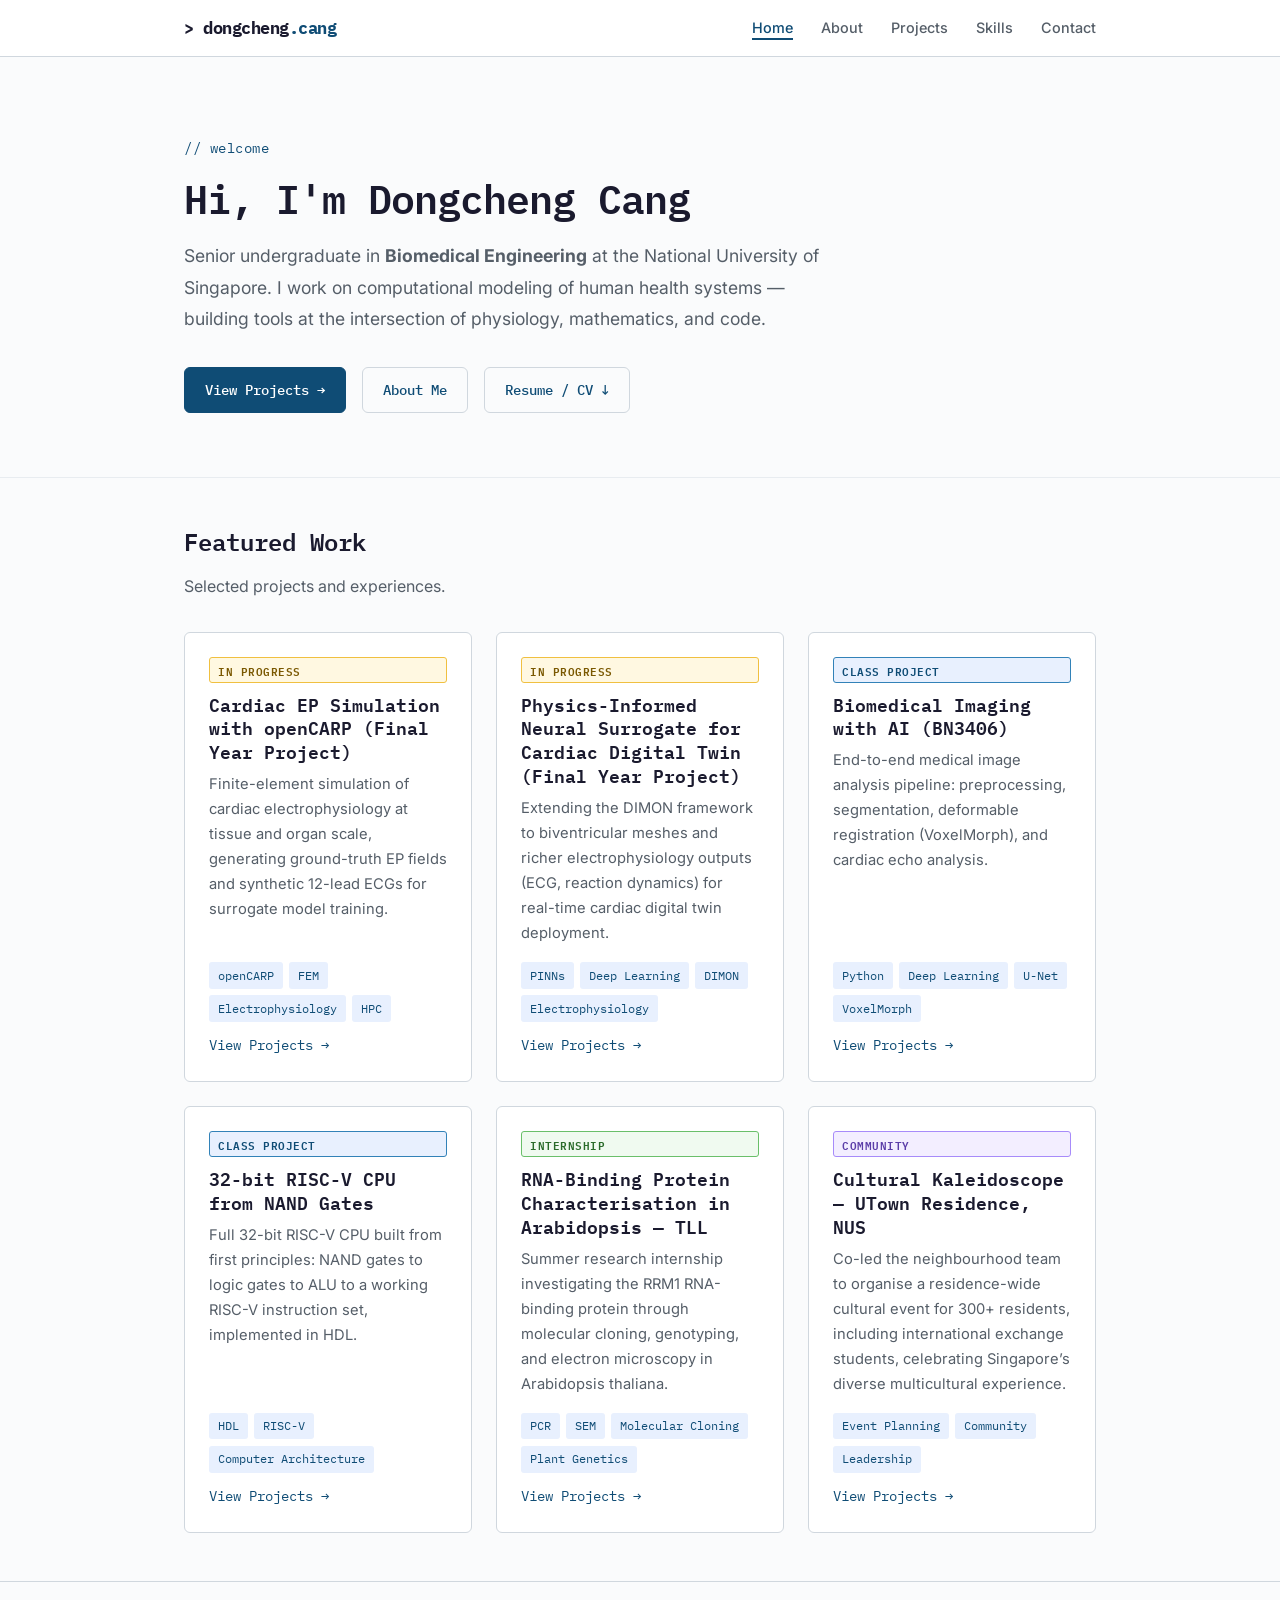
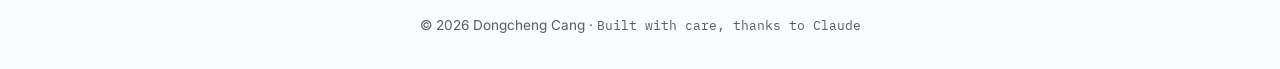
<file: index.html>
<!DOCTYPE html>
<html lang="en">
<head>
  <meta charset="UTF-8">
  <meta name="viewport" content="width=device-width, initial-scale=1.0">
  <title>Dongcheng Cang</title>
  <link rel="preconnect" href="https://fonts.googleapis.com">
  <link rel="preconnect" href="https://fonts.gstatic.com" crossorigin>
  <link href="https://fonts.googleapis.com/css2?family=IBM+Plex+Mono:wght@400;500;600;700&family=Inter:wght@400;500;600&display=swap" rel="stylesheet">
  <link rel="stylesheet" href="css/style.css">
</head>
<body>

  <!-- Navigation -->
  <nav class="site-nav">
    <div class="container">
      <a href="index.html" class="logo">&gt; dongcheng<span>.cang</span></a>
      <button class="nav-toggle" aria-label="Toggle navigation" onclick="document.querySelector('.nav-links').classList.toggle('open')">&#9776;</button>
      <ul class="nav-links">
        <li><a href="index.html" class="active">Home</a></li>
        <li><a href="about.html">About</a></li>
        <li><a href="projects.html">Projects</a></li>
        <li><a href="skills.html">Skills</a></li>
        <li><a href="contact.html">Contact</a></li>
      </ul>
    </div>
  </nav>

  <!-- Hero -->
  <section class="hero">
    <div class="container">
      <div class="hero-content">
        <div class="hero-label">// welcome</div>
        <h1>Hi, I'm Dongcheng Cang</h1>
        <p class="subtitle">
          Senior undergraduate in <strong>Biomedical Engineering</strong> at the
          National University of Singapore. I work on computational modeling of
          human health systems &mdash; building tools at the intersection of
          physiology, mathematics, and code.
        </p>
        <div class="hero-links">
          <a href="projects.html" class="btn btn-primary">View Projects &rarr;</a>
          <a href="about.html" class="btn btn-outline">About Me</a>
          <a href="docs/resume.pdf" class="btn btn-outline" target="_blank">Resume / CV &darr;</a>
        </div>
      </div>
    </div>
  </section>

  <!-- Highlights -->
  <section>
    <div class="container">
      <div class="section-header">
        <h2>Featured Work</h2>
        <p>Selected projects and experiences.</p>
      </div>
      <div class="card-grid" id="featured-grid"></div>
    </div>
  </section>

  <script>
    fetch('data/projects.json')
      .then(function (r) { return r.json(); })
      .then(function (projects) {
        const featured = projects.filter(function (p) { return p.featured; });
        document.getElementById('featured-grid').innerHTML = featured.map(function (p) {
          const tagsHTML = p.tags.map(function (t) {
            return '<span class="tag">' + t + '</span>';
          }).join('');
          const badgeCls = p.status === 'In Progress' ? 'status-inprogress' : p.status === 'Internship' ? 'status-internship' : p.status === 'Community' ? 'status-community' : 'status-class';
          const badgeHTML = p.status ? '<span class="status-badge ' + badgeCls + '">' + p.status + '</span>' : '';
          return [
            '<div class="card">',
            '  ' + badgeHTML,
            '  <h3>' + p.title + '</h3>',
            '  <p>' + p.description + '</p>',
            '  <div class="card-tags">' + tagsHTML + '</div>',
            '  <a href="projects.html" class="card-link">View Projects &rarr;</a>',
            '</div>'
          ].join('\n');
        }).join('\n');
      });
  </script>

  <!-- Footer -->
  <footer class="site-footer">
    <div class="container">
      <p>&copy; 2026 Dongcheng Cang &middot; <span class="mono">Built with care, thanks to Claude</span></p>
    </div>
  </footer>

</body>
</html>
</file>
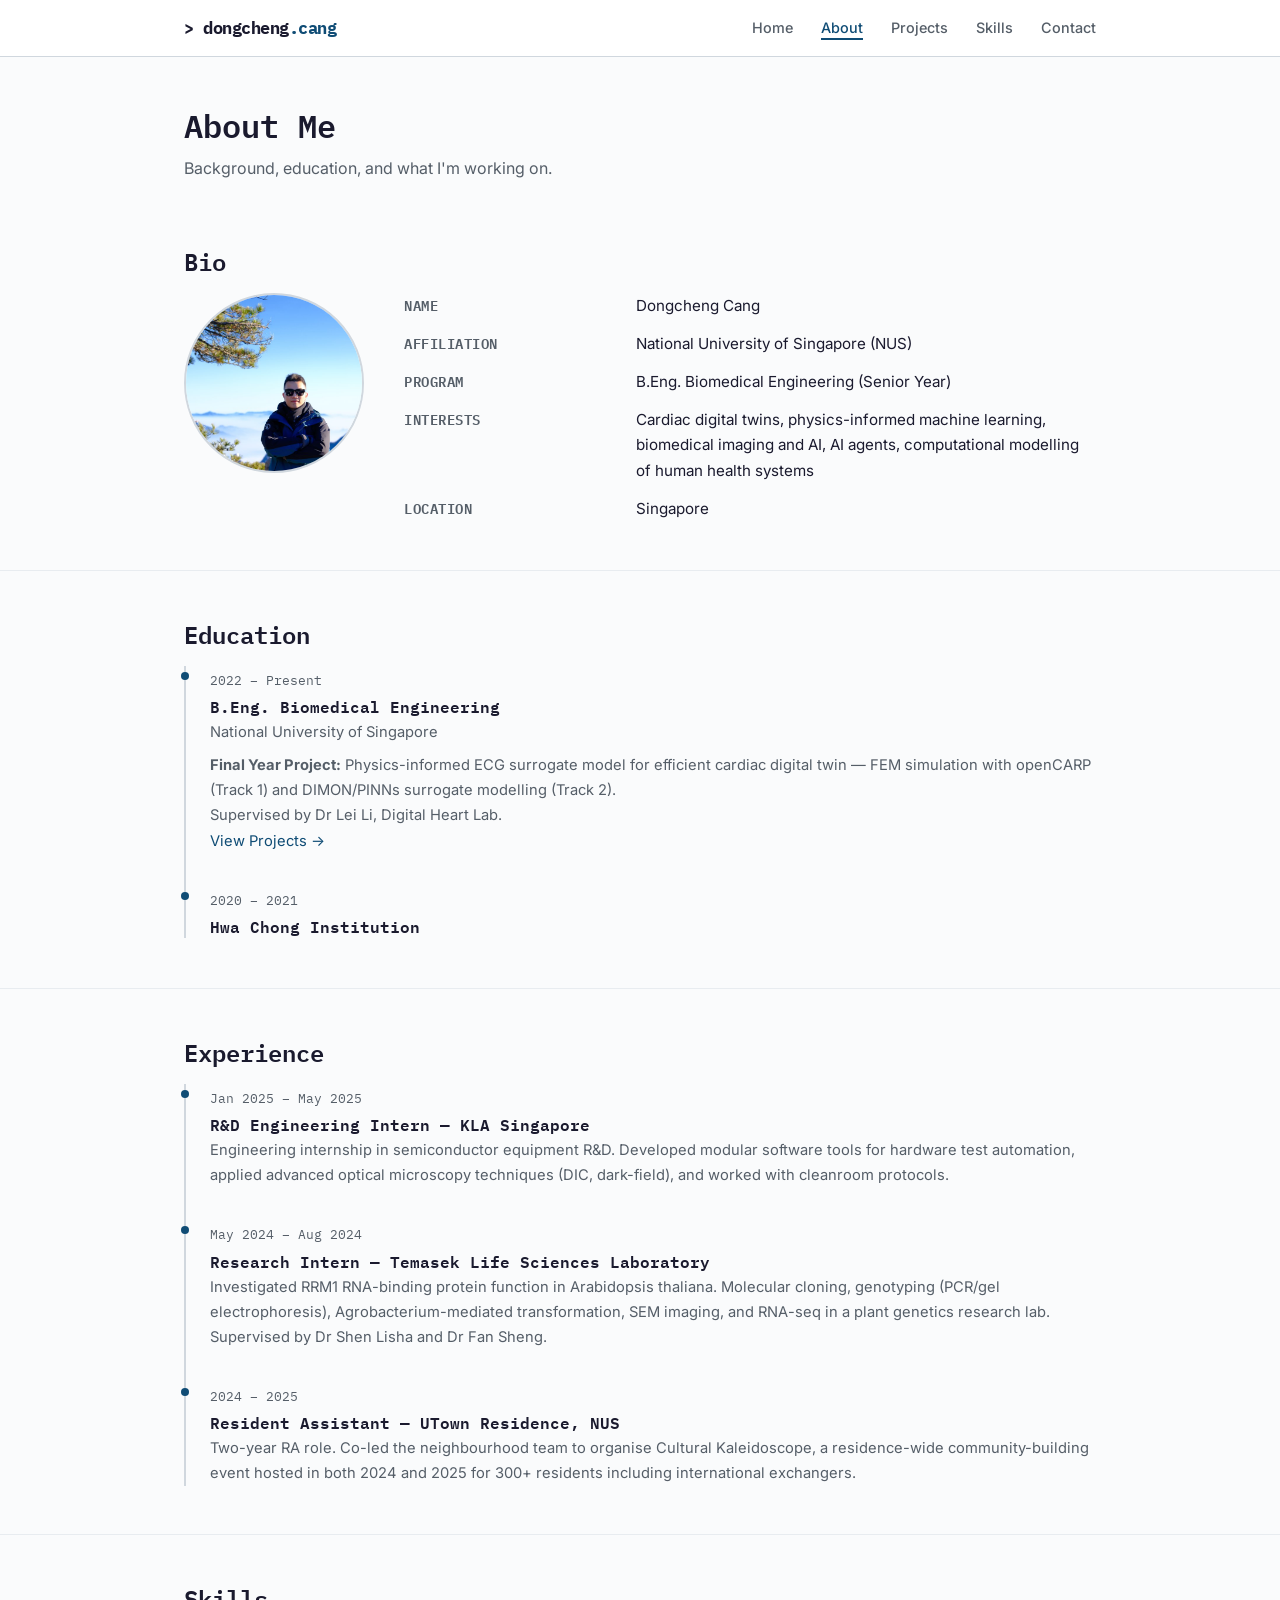
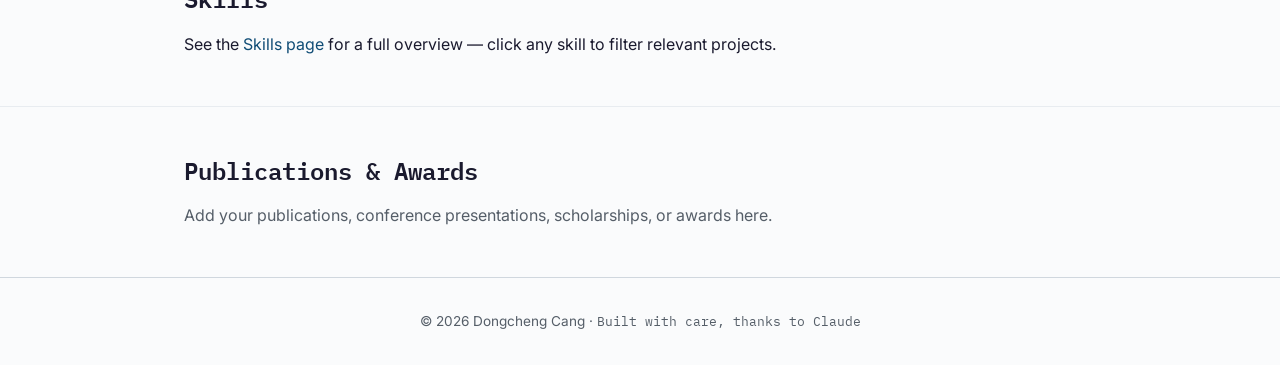
<file: about.html>
<!DOCTYPE html>
<html lang="en">
<head>
  <meta charset="UTF-8">
  <meta name="viewport" content="width=device-width, initial-scale=1.0">
  <title>About &mdash; Dongcheng Cang</title>
  <link rel="preconnect" href="https://fonts.googleapis.com">
  <link rel="preconnect" href="https://fonts.gstatic.com" crossorigin>
  <link href="https://fonts.googleapis.com/css2?family=IBM+Plex+Mono:wght@400;500;600;700&family=Inter:wght@400;500;600&display=swap" rel="stylesheet">
  <link rel="stylesheet" href="css/style.css">
</head>
<body>

  <!-- Navigation -->
  <nav class="site-nav">
    <div class="container">
      <a href="index.html" class="logo">&gt; dongcheng<span>.cang</span></a>
      <button class="nav-toggle" aria-label="Toggle navigation" onclick="document.querySelector('.nav-links').classList.toggle('open')">&#9776;</button>
      <ul class="nav-links">
        <li><a href="index.html">Home</a></li>
        <li><a href="about.html" class="active">About</a></li>
        <li><a href="projects.html">Projects</a></li>
        <li><a href="skills.html">Skills</a></li>
        <li><a href="contact.html">Contact</a></li>
      </ul>
    </div>
  </nav>

  <!-- Page Header -->
  <div class="page-header">
    <div class="container">
      <h1>About Me</h1>
      <p>Background, education, and what I'm working on.</p>
    </div>
  </div>

  <!-- Bio -->
  <section>
    <div class="container">
      <h2>Bio</h2>
      <div class="bio-layout">
        <img src="images/profile.jpg" alt="Dongcheng Cang" class="profile-photo">
        <dl class="info-grid">
          <dt>Name</dt>
          <dd>Dongcheng Cang</dd>

          <dt>Affiliation</dt>
          <dd>National University of Singapore (NUS)</dd>

          <dt>Program</dt>
          <dd>B.Eng. Biomedical Engineering (Senior Year)</dd>

          <dt>Interests</dt>
          <dd>Cardiac digital twins, physics-informed machine learning, biomedical imaging and AI, AI agents, computational modelling of human health systems</dd>

          <dt>Location</dt>
          <dd>Singapore</dd>
        </dl>
      </div>
    </div>
  </section>

  <!-- Education -->
  <section>
    <div class="container">
      <h2>Education</h2>
      <ul class="timeline">
        <li class="timeline-item">
          <span class="timeline-date">2022 &ndash; Present</span>
          <h3>B.Eng. Biomedical Engineering</h3>
          <p>National University of Singapore</p>
          <p style="margin-top:0.5rem;">
            <strong>Final Year Project:</strong> Physics-informed ECG surrogate model for
            efficient cardiac digital twin &mdash; FEM simulation with openCARP (Track 1)
            and DIMON/PINNs surrogate modelling (Track 2).<br>
            Supervised by Dr Lei Li, Digital Heart Lab.<br>
            <a href="projects.html">View Projects &rarr;</a>
          </p>
        </li>
        <li class="timeline-item">
          <span class="timeline-date">2020 &ndash; 2021</span>
          <h3>Hwa Chong Institution</h3>
        </li>
      </ul>
    </div>
  </section>

  <!-- Experience -->
  <section>
    <div class="container">
      <h2>Experience</h2>
      <ul class="timeline">
        <li class="timeline-item">
          <span class="timeline-date">Jan 2025 &ndash; May 2025</span>
          <h3>R&amp;D Engineering Intern &mdash; KLA Singapore</h3>
          <p>
            Engineering internship in semiconductor equipment R&amp;D. Developed
            modular software tools for hardware test automation, applied advanced
            optical microscopy techniques (DIC, dark-field), and worked with
            cleanroom protocols.
          </p>
        </li>
        <li class="timeline-item">
          <span class="timeline-date">May 2024 &ndash; Aug 2024</span>
          <h3>Research Intern &mdash; Temasek Life Sciences Laboratory</h3>
          <p>
            Investigated RRM1 RNA-binding protein function in Arabidopsis thaliana.
            Molecular cloning, genotyping (PCR/gel electrophoresis), Agrobacterium-mediated
            transformation, SEM imaging, and RNA-seq in a plant genetics research lab.<br>
            Supervised by Dr Shen Lisha and Dr Fan Sheng.
          </p>
        </li>
        <li class="timeline-item">
          <span class="timeline-date">2024 &ndash; 2025</span>
          <h3>Resident Assistant &mdash; UTown Residence, NUS</h3>
          <p>
            Two-year RA role. Co-led the neighbourhood team to organise
            Cultural Kaleidoscope, a residence-wide community-building event
            hosted in both 2024 and 2025 for 300+ residents including
            international exchangers.
          </p>
        </li>
      </ul>
    </div>
  </section>

  <!-- Skills -->
  <section>
    <div class="container">
      <h2>Skills</h2>
      <p>
        See the <a href="skills.html">Skills page</a> for a full overview &mdash;
        click any skill to filter relevant projects.
      </p>
    </div>
  </section>

  <!-- Publications / Awards (placeholder) -->
  <section>
    <div class="container">
      <h2>Publications &amp; Awards</h2>
      <p class="muted">Add your publications, conference presentations, scholarships, or awards here.</p>
      <!--
      <ul class="timeline">
        <li class="timeline-item">
          <span class="timeline-date">2025</span>
          <h3>Paper Title</h3>
          <p>Journal / Conference Name</p>
        </li>
      </ul>
      -->
    </div>
  </section>

  <!-- What Drives Me (hidden for now — uncomment to re-enable) -->
  <!--
  <section>
    <div class="container">
      <h2>What Drives Me</h2>
      <p>
        I believe that if you can't build it, you don't understand it. That's
        what draws me to simulation &mdash; the ability to test things that
        would be impossible in real life, and to probe complex systems until
        they actually make sense.
      </p>
      <p style="margin-top:0.75rem;">
        The human health system is endlessly fascinating to me. Complex systems
        are full of problems where people think they understand the mechanism
        but don't &mdash; and that's where the interesting work lives.
        Take the heart: I used to think it was just a pump, but it turns out
        to be a multiscale, multiphysics system with feedback loops at every
        level, from ion channels to whole-organ mechanics. I'm
        especially curious about whether simulation can go beyond understanding
        pathology and help us explore improved performance. And honestly, I
        also just love making pretty graphics from simulation outputs.
      </p>
    </div>
  </section>

  -->

  <!-- Others (hidden for now — uncomment to re-enable) -->
  <!--
  <section>
    <div class="container">
      <h2>Others</h2>
      <p>
        Outside of academics, I enjoy sports &mdash; badminton in particular.
        I started the Badminton Interest Group at UTown Residence and still
        play regularly. I also completed a Chengdu&ndash;Lhasa cycling trip
        with friends, riding across the Tibetan Plateau.
      </p>
    </div>
  </section>
  -->

  <!-- Footer -->
  <footer class="site-footer">
    <div class="container">
      <p>&copy; 2026 Dongcheng Cang &middot; <span class="mono">Built with care, thanks to Claude</span></p>
    </div>
  </footer>

</body>
</html>
</file>
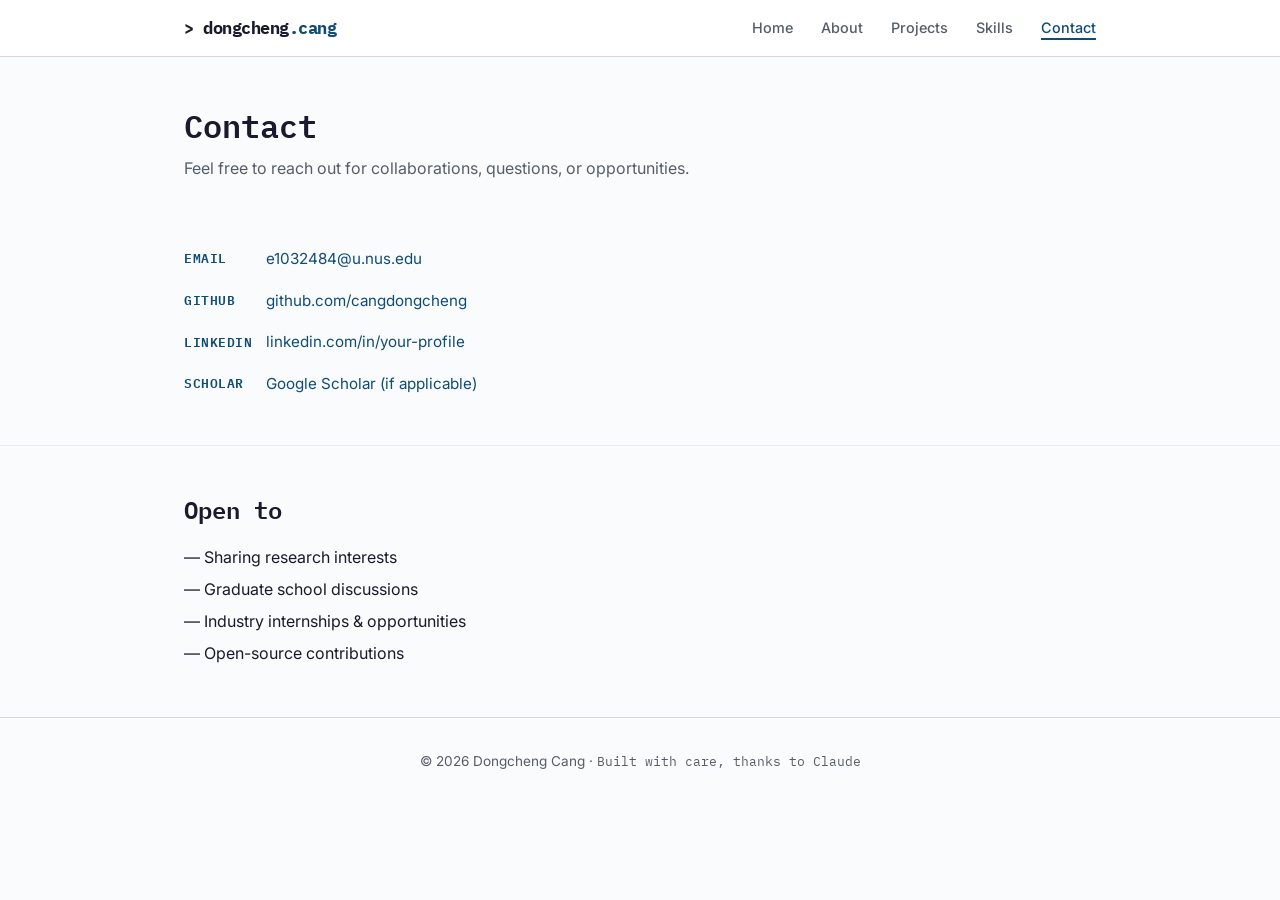
<file: contact.html>
<!DOCTYPE html>
<html lang="en">
<head>
  <meta charset="UTF-8">
  <meta name="viewport" content="width=device-width, initial-scale=1.0">
  <title>Contact &mdash; Dongcheng Cang</title>
  <link rel="preconnect" href="https://fonts.googleapis.com">
  <link rel="preconnect" href="https://fonts.gstatic.com" crossorigin>
  <link href="https://fonts.googleapis.com/css2?family=IBM+Plex+Mono:wght@400;500;600;700&family=Inter:wght@400;500;600&display=swap" rel="stylesheet">
  <link rel="stylesheet" href="css/style.css">
</head>
<body>

  <!-- Navigation -->
  <nav class="site-nav">
    <div class="container">
      <a href="index.html" class="logo">&gt; dongcheng<span>.cang</span></a>
      <button class="nav-toggle" aria-label="Toggle navigation" onclick="document.querySelector('.nav-links').classList.toggle('open')">&#9776;</button>
      <ul class="nav-links">
        <li><a href="index.html">Home</a></li>
        <li><a href="about.html">About</a></li>
        <li><a href="projects.html">Projects</a></li>
        <li><a href="skills.html">Skills</a></li>
        <li><a href="contact.html" class="active">Contact</a></li>
      </ul>
    </div>
  </nav>

  <!-- Page Header -->
  <div class="page-header">
    <div class="container">
      <h1>Contact</h1>
      <p>Feel free to reach out for collaborations, questions, or opportunities.</p>
    </div>
  </div>

  <!-- Contact Info -->
  <section>
    <div class="container">
      <ul class="contact-list">
        <li>
          <span class="contact-icon">Email</span>
          <a href="mailto:e1032484@u.nus.edu">e1032484@u.nus.edu</a>
        </li>
        <li>
          <span class="contact-icon">GitHub</span>
          <a href="https://github.com/cangdongcheng" target="_blank" rel="noopener">github.com/cangdongcheng</a>
        </li>
        <li>
          <span class="contact-icon">LinkedIn</span>
          <a href="https://linkedin.com/in/your-profile" target="_blank" rel="noopener">linkedin.com/in/your-profile</a>
          <!-- Replace with your actual LinkedIn URL -->
        </li>
        <li>
          <span class="contact-icon">Scholar</span>
          <a href="#" target="_blank" rel="noopener">Google Scholar (if applicable)</a>
          <!-- Replace or remove if not applicable -->
        </li>
      </ul>
    </div>
  </section>

  <!-- Optional: Additional message -->
  <section>
    <div class="container">
      <h2>Open to</h2>
      <ul style="list-style: none; line-height: 2;">
        <li>&#8212; Sharing research interests</li>
        <li>&#8212; Graduate school discussions</li>
        <li>&#8212; Industry internships &amp; opportunities</li>
        <li>&#8212; Open-source contributions</li>
      </ul>
    </div>
  </section>

  <!-- Footer -->
  <footer class="site-footer">
    <div class="container">
      <p>&copy; 2026 Dongcheng Cang &middot; <span class="mono">Built with care, thanks to Claude</span></p>
    </div>
  </footer>

</body>
</html>
</file>
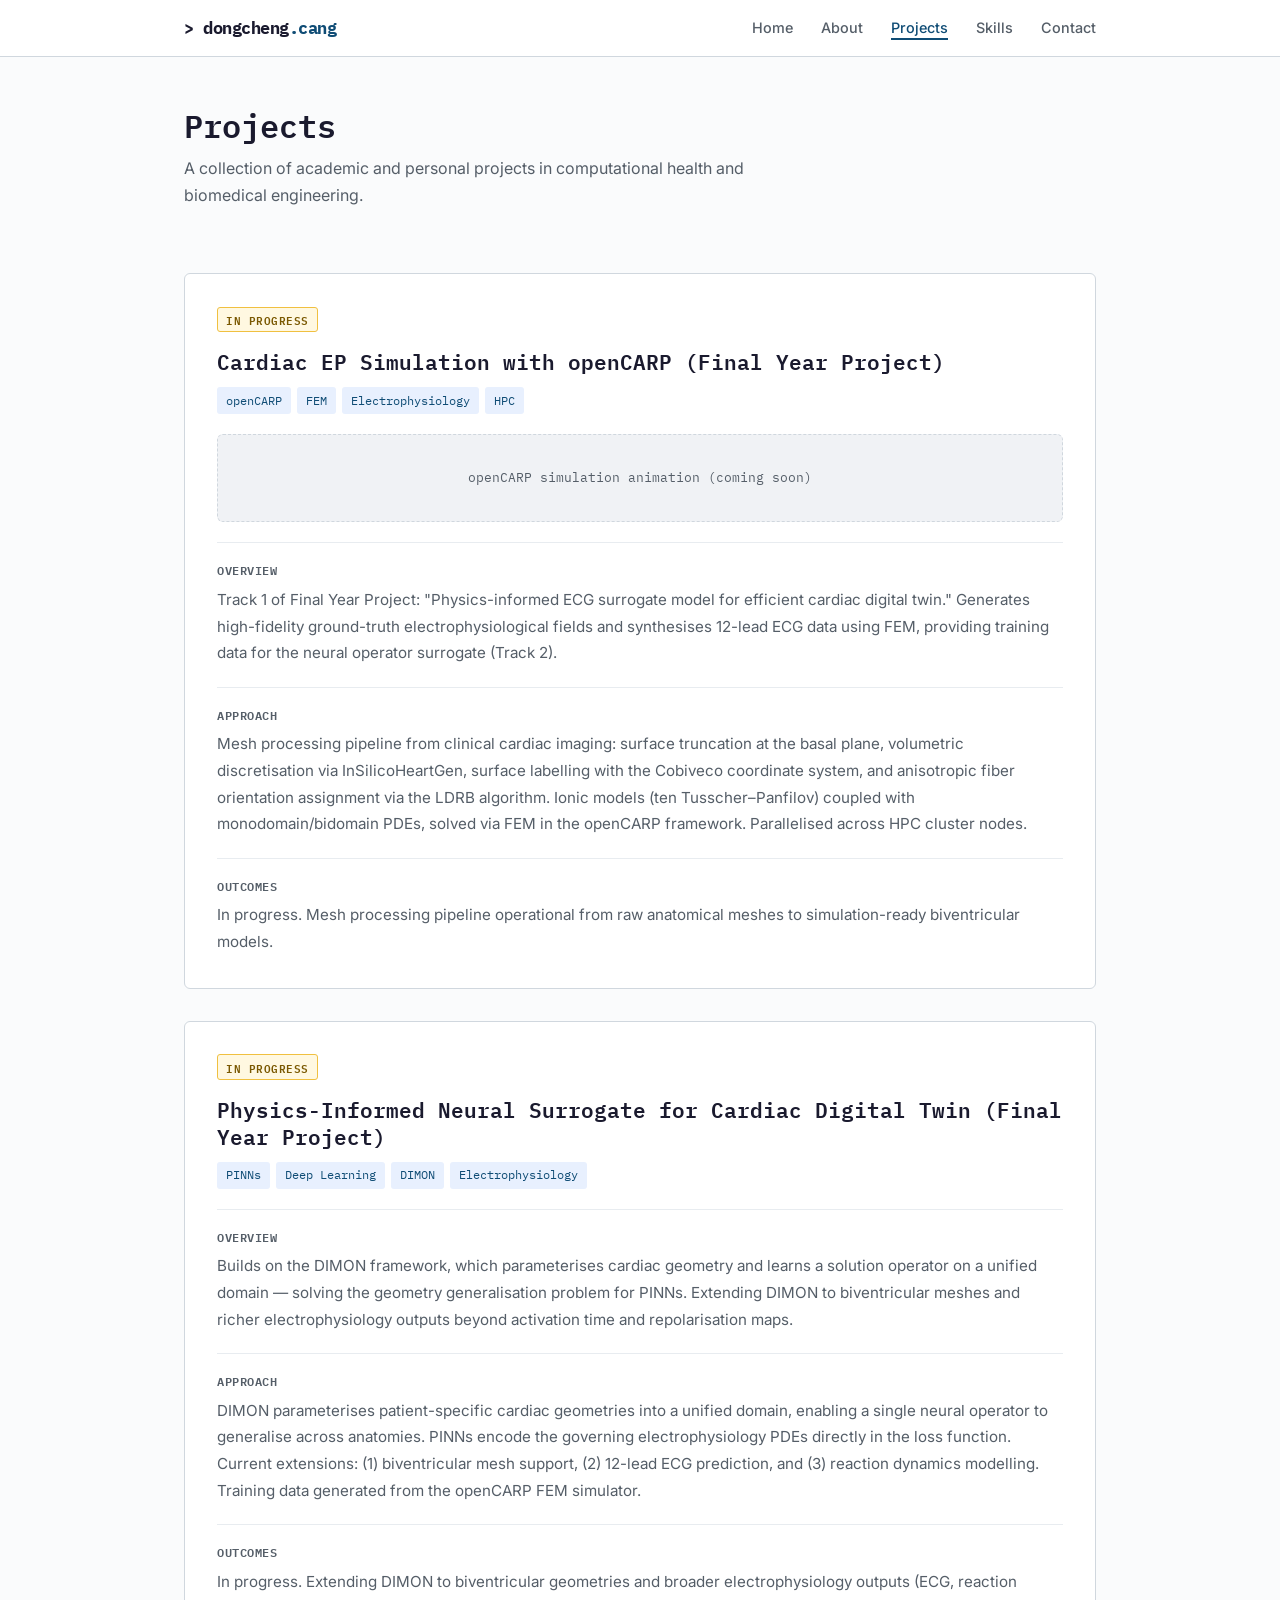
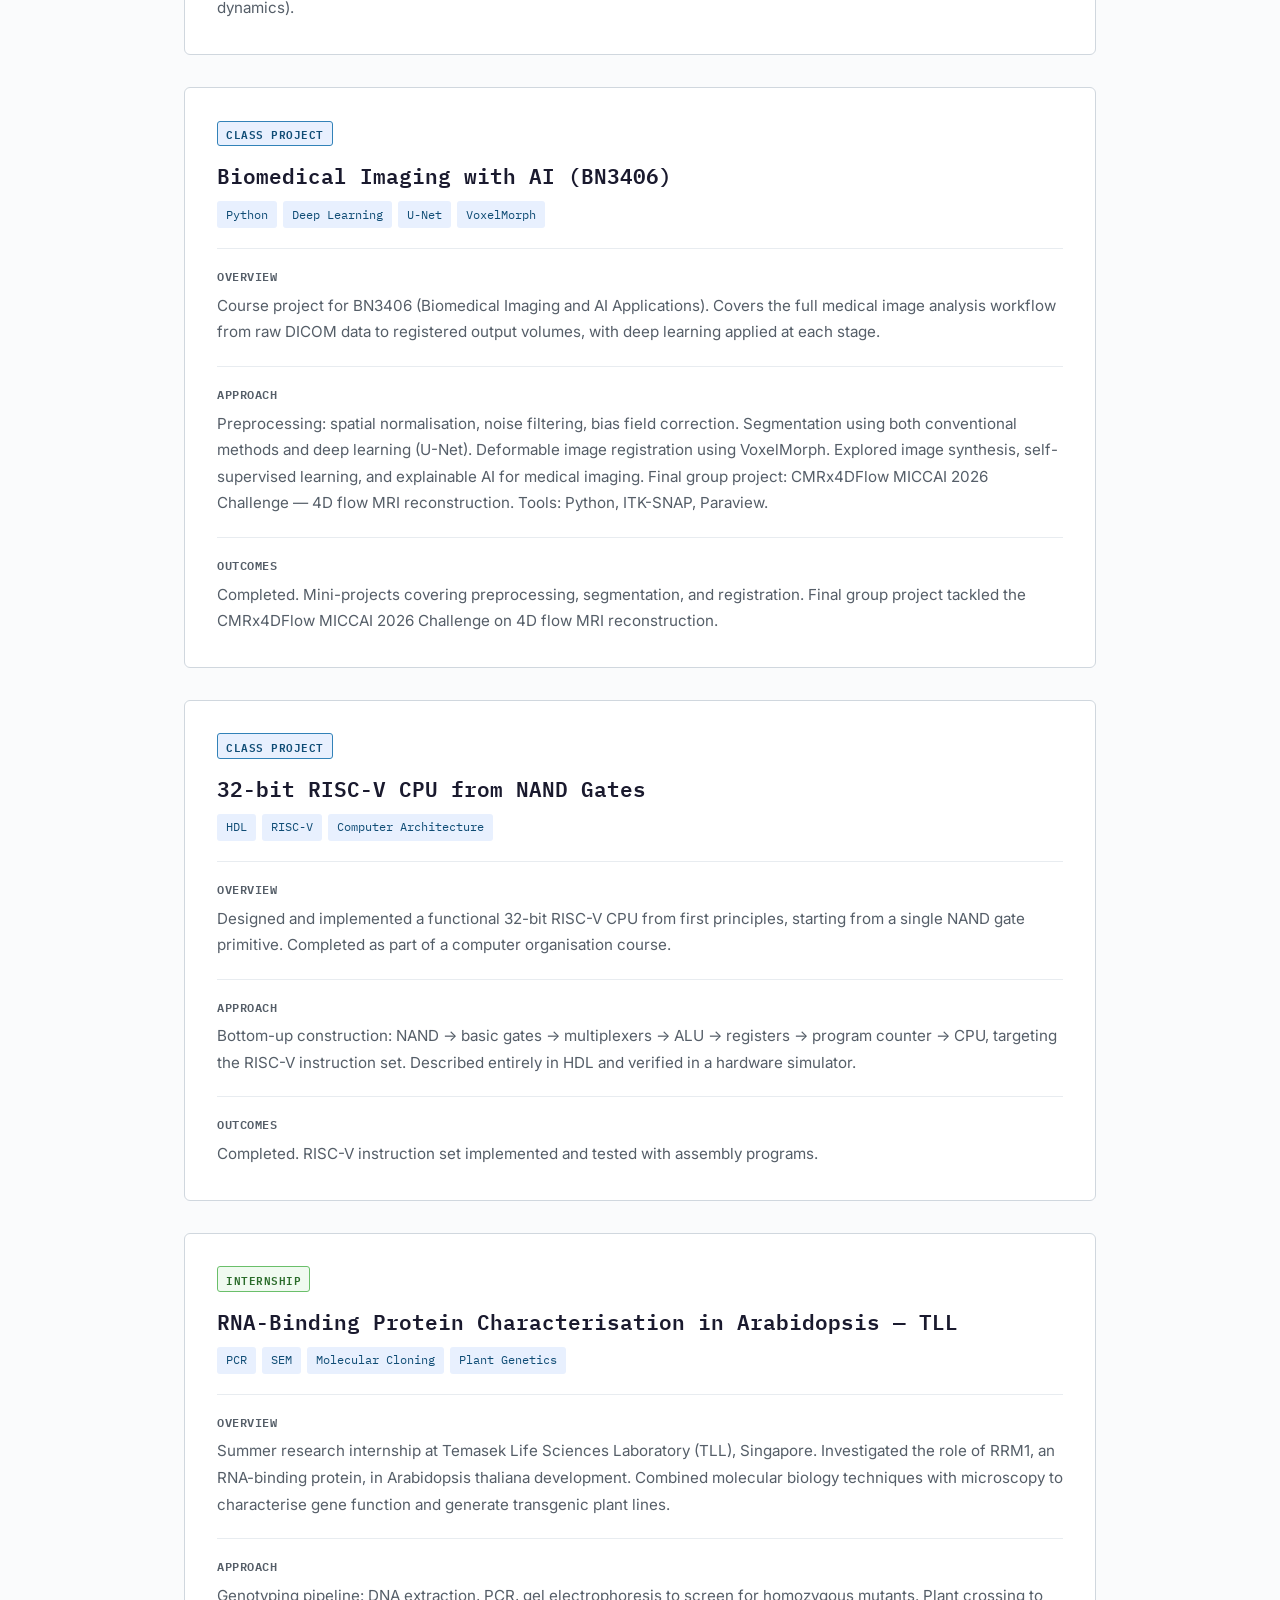
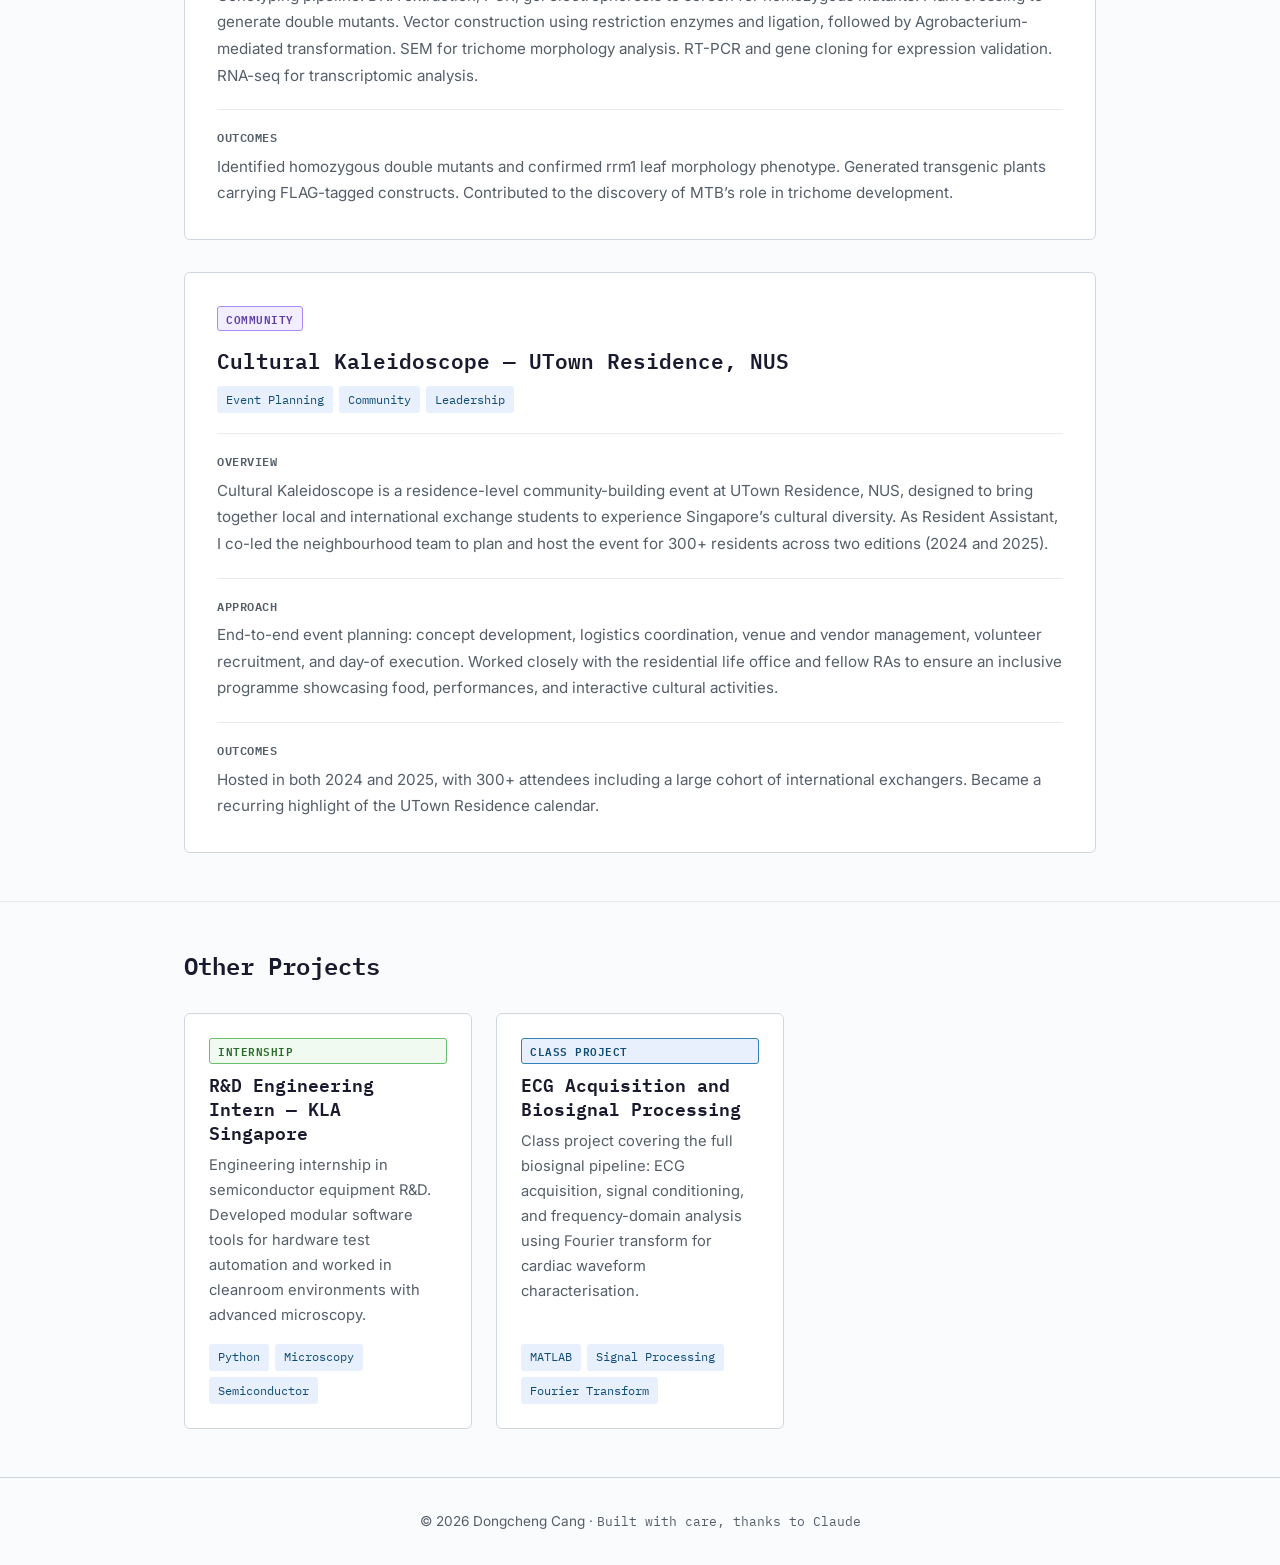
<file: projects.html>
<!DOCTYPE html>
<html lang="en">
<head>
  <meta charset="UTF-8">
  <meta name="viewport" content="width=device-width, initial-scale=1.0">
  <title>Projects &mdash; Dongcheng Cang</title>
  <link rel="preconnect" href="https://fonts.googleapis.com">
  <link rel="preconnect" href="https://fonts.gstatic.com" crossorigin>
  <link href="https://fonts.googleapis.com/css2?family=IBM+Plex+Mono:wght@400;500;600;700&family=Inter:wght@400;500;600&display=swap" rel="stylesheet">
  <link rel="stylesheet" href="css/style.css">
</head>
<body>

  <!-- Navigation -->
  <nav class="site-nav">
    <div class="container">
      <a href="index.html" class="logo">&gt; dongcheng<span>.cang</span></a>
      <button class="nav-toggle" aria-label="Toggle navigation" onclick="document.querySelector('.nav-links').classList.toggle('open')">&#9776;</button>
      <ul class="nav-links">
        <li><a href="index.html">Home</a></li>
        <li><a href="about.html">About</a></li>
        <li><a href="projects.html" class="active">Projects</a></li>
        <li><a href="skills.html">Skills</a></li>
        <li><a href="contact.html">Contact</a></li>
      </ul>
    </div>
  </nav>

  <!-- Page Header -->
  <div class="page-header">
    <div class="container">
      <h1>Projects</h1>
      <p>A collection of academic and personal projects in computational health and biomedical engineering.</p>
    </div>
  </div>

  <!-- Filter Banner (shown when arriving from Skills page) -->
  <div id="filter-banner" class="filter-banner" style="display:none;">
    <div class="container">
      <span>Showing projects for: <strong id="filter-label"></strong></span>
      <a href="projects.html" class="filter-clear">Clear filter &times;</a>
    </div>
  </div>

  <!-- Blog Feed -->
  <section>
    <div class="container">
      <div id="blog-feed" class="blog-feed"></div>
    </div>
  </section>

  <!-- Other Projects -->
  <section id="other-projects-section" style="display:none;">
    <div class="container">
      <div class="section-header">
        <h2>Other Projects</h2>
      </div>
      <div class="card-grid" id="other-grid"></div>
    </div>
  </section>

  <!-- Footer -->
  <footer class="site-footer">
    <div class="container">
      <p>&copy; 2026 Dongcheng Cang &middot; <span class="mono">Built with care, thanks to Claude</span></p>
    </div>
  </footer>

  <script>
    (function () {
      var skill = new URLSearchParams(window.location.search).get('skill');

      fetch('data/projects.json')
        .then(function (r) { return r.json(); })
        .then(function (projects) {
          var featured = projects.filter(function (p) { return p.featured; });
          var other = projects.filter(function (p) { return !p.featured; });

          // Render featured as blog posts
          var feed = document.getElementById('blog-feed');
          feed.innerHTML = featured.map(function (p) {
            var matches = skill && p.skills.some(function (s) {
              return s.toLowerCase() === skill.toLowerCase();
            });
            var cls = skill ? (matches ? 'highlighted' : 'dimmed') : '';
            var d = p.details || {};

            var badgeCls = p.status === 'In Progress' ? 'status-inprogress' : p.status === 'Internship' ? 'status-internship' : p.status === 'Community' ? 'status-community' : 'status-class';
            var badgeHTML = p.status ? '<span class="status-badge ' + badgeCls + '">' + p.status + '</span>' : '';

            var tagsHTML = p.tags.map(function (t) {
              return '<span class="tag">' + t + '</span>';
            }).join('');

            // Media section
            var mediaHTML = '';
            if (d.media) {
              if (d.media.type === 'placeholder') {
                mediaHTML = '<div class="blog-media-placeholder"><p class="muted mono">' + d.media.caption + '</p></div>';
              } else if (d.media.type === 'video') {
                mediaHTML = '<div class="blog-media"><video controls><source src="' + d.media.src + '"></video><p class="muted">' + (d.media.caption || '') + '</p></div>';
              } else if (d.media.type === 'image') {
                mediaHTML = '<div class="blog-media"><img src="' + d.media.src + '" alt="' + (d.media.caption || '') + '"><p class="muted">' + (d.media.caption || '') + '</p></div>';
              }
            }

            // Links section
            var linksHTML = '';
            if (d.links && d.links.length > 0) {
              linksHTML = '<div class="blog-section"><h4>Links</h4><ul class="modal-links">' +
                d.links.map(function (l) {
                  return '<li><a href="' + l.url + '" target="_blank" rel="noopener">' + l.label + ' &rarr;</a></li>';
                }).join('') + '</ul></div>';
            }

            return [
              '<article class="blog-post ' + cls + '" data-skills="' + p.skills.join(',') + '">',
              '  <div class="blog-post-header">',
              '    ' + badgeHTML,
              '    <h2>' + p.title + '</h2>',
              '    <div class="card-tags">' + tagsHTML + '</div>',
              '  </div>',
              mediaHTML,
              '  <div class="blog-section"><h4>Overview</h4><p>' + (d.overview || p.description) + '</p></div>',
              d.approach ? '  <div class="blog-section"><h4>Approach</h4><p>' + d.approach + '</p></div>' : '',
              d.outcomes ? '  <div class="blog-section"><h4>Outcomes</h4><p>' + d.outcomes + '</p></div>' : '',
              linksHTML,
              '</article>'
            ].join('\n');
          }).join('\n');

          // Render other projects as compact cards
          if (other.length > 0) {
            document.getElementById('other-projects-section').style.display = '';
            var otherGrid = document.getElementById('other-grid');
            otherGrid.innerHTML = other.map(function (p) {
              var matches = skill && p.skills.some(function (s) {
                return s.toLowerCase() === skill.toLowerCase();
              });
              var cls = skill ? (matches ? 'highlighted' : 'dimmed') : '';
              var badgeCls = p.status === 'In Progress' ? 'status-inprogress' : p.status === 'Internship' ? 'status-internship' : p.status === 'Community' ? 'status-community' : 'status-class';
              var badgeHTML = p.status ? '<span class="status-badge ' + badgeCls + '">' + p.status + '</span>' : '';
              var tagsHTML = p.tags.map(function (t) {
                return '<span class="tag">' + t + '</span>';
              }).join('');

              return [
                '<div class="card ' + cls + '" data-skills="' + p.skills.join(',') + '">',
                '  ' + badgeHTML,
                '  <h3>' + p.title + '</h3>',
                '  <p>' + p.description + '</p>',
                '  <div class="card-tags">' + tagsHTML + '</div>',
                '</div>'
              ].join('\n');
            }).join('\n');
          }

          if (skill) {
            document.getElementById('filter-banner').style.display = 'block';
            document.getElementById('filter-label').textContent = skill;
          }
        })
        .catch(function () {
          document.getElementById('blog-feed').innerHTML = '<p class="muted">Could not load projects. Try opening this page via a local server or GitHub Pages.</p>';
        });
    })();
  </script>

</body>
</html>
</file>
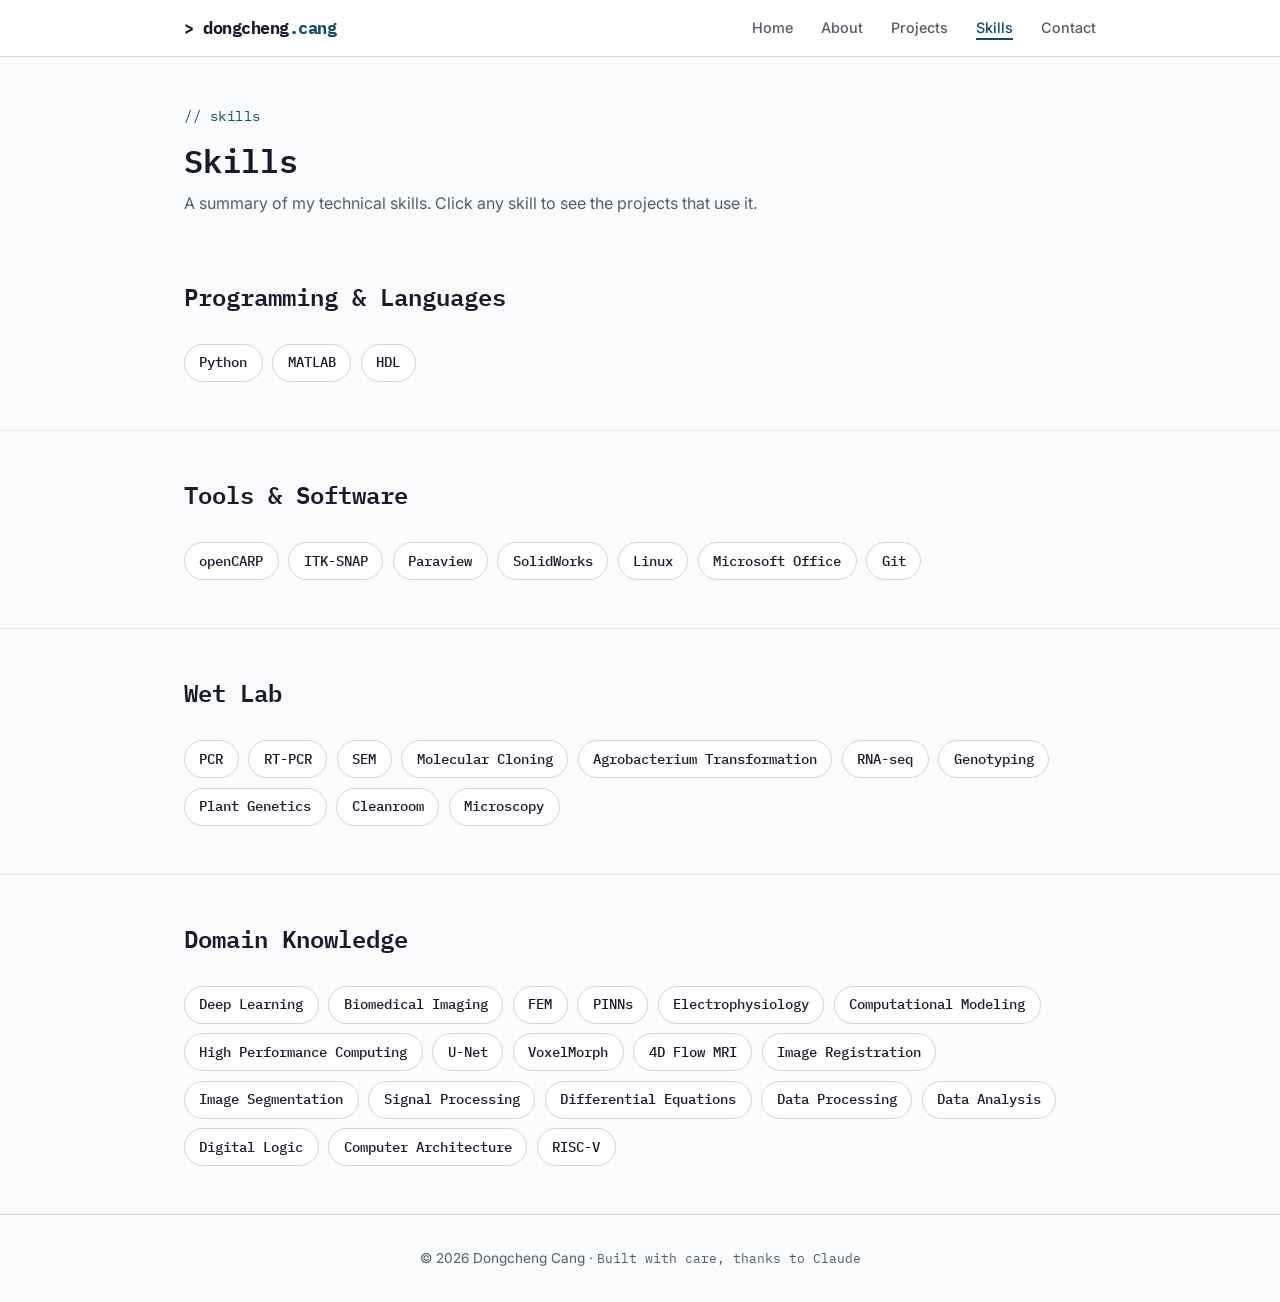
<file: skills.html>
<!DOCTYPE html>
<html lang="en">
<head>
  <meta charset="UTF-8">
  <meta name="viewport" content="width=device-width, initial-scale=1.0">
  <title>Skills &mdash; Dongcheng Cang</title>
  <link rel="preconnect" href="https://fonts.googleapis.com">
  <link rel="preconnect" href="https://fonts.gstatic.com" crossorigin>
  <link href="https://fonts.googleapis.com/css2?family=IBM+Plex+Mono:wght@400;500;600;700&family=Inter:wght@400;500;600&display=swap" rel="stylesheet">
  <link rel="stylesheet" href="css/style.css">
</head>
<body>

  <!-- Navigation -->
  <nav class="site-nav">
    <div class="container">
      <a href="index.html" class="logo">&gt; dongcheng<span>.cang</span></a>
      <button class="nav-toggle" aria-label="Toggle navigation" onclick="document.querySelector('.nav-links').classList.toggle('open')">&#9776;</button>
      <ul class="nav-links">
        <li><a href="index.html">Home</a></li>
        <li><a href="about.html">About</a></li>
        <li><a href="projects.html">Projects</a></li>
        <li><a href="skills.html" class="active">Skills</a></li>
        <li><a href="contact.html">Contact</a></li>
      </ul>
    </div>
  </nav>

  <!-- Page Header -->
  <div class="page-header">
    <div class="container">
      <div class="hero-label">// skills</div>
      <h1>Skills</h1>
      <p>
        A summary of my technical skills. Click any skill to see the
        projects that use it.
      </p>
    </div>
  </div>

  <div id="skills-container"></div>

  <script>
    fetch('data/skills.json')
      .then(function (r) { return r.json(); })
      .then(function (categories) {
        document.getElementById('skills-container').innerHTML = categories.map(function (cat) {
          const pillsHTML = cat.skills.map(function (s) {
            return '<a href="projects.html?skill=' + encodeURIComponent(s) + '" class="skill-pill">' + s + '</a>';
          }).join('');
          return [
            '<section>',
            '  <div class="container">',
            '    <div class="section-header"><h2>' + cat.category + '</h2></div>',
            '    <div class="skill-pills">' + pillsHTML + '</div>',
            '  </div>',
            '</section>'
          ].join('\n');
        }).join('\n');
      })
      .catch(function () {
        document.getElementById('skills-container').innerHTML =
          '<section><div class="container"><p class="muted">Could not load skills. Try opening via a local server or GitHub Pages.</p></div></section>';
      });
  </script>

  <!-- Footer -->
  <footer class="site-footer">
    <div class="container">
      <p>&copy; 2026 Dongcheng Cang &middot; <span class="mono">Built with care, thanks to Claude</span></p>
    </div>
  </footer>

</body>
</html>
</file>
<file: css/style.css>
/* ============================================
   Personal Academic Portfolio — Style Sheet
   ============================================ */

/* --- Custom Properties --- */
:root {
  --bg:          #fafbfc;
  --bg-card:     #ffffff;
  --text:        #1a1a2e;
  --text-muted:  #555e68;
  --accent:      #0f4c75;
  --accent-light:#3282b8;
  --border:      #d0d7de;
  --border-light:#e8ecf0;
  --code-bg:     #f0f2f5;
  --tag-bg:      #e8f0fe;
  --tag-text:    #0f4c75;
  --radius:      6px;
  --max-width:   960px;
  --font-body:   'Inter', 'Segoe UI', system-ui, sans-serif;
  --font-mono:   'IBM Plex Mono', 'Fira Code', 'Consolas', monospace;
}

/* --- Reset & Base --- */
*, *::before, *::after { box-sizing: border-box; margin: 0; padding: 0; }

html { scroll-behavior: smooth; }

body {
  font-family: var(--font-body);
  color: var(--text);
  background: var(--bg);
  line-height: 1.7;
  font-size: 16px;
  -webkit-font-smoothing: antialiased;
}

a {
  color: var(--accent);
  text-decoration: none;
  transition: color 0.2s;
}
a:hover { color: var(--accent-light); }

img { max-width: 100%; display: block; }

/* --- Typography --- */
h1, h2, h3, h4 {
  font-family: var(--font-mono);
  font-weight: 600;
  line-height: 1.3;
  color: var(--text);
}
h1 { font-size: 2rem; }
h2 { font-size: 1.5rem; margin-bottom: 1rem; }
h3 { font-size: 1.15rem; }

.mono { font-family: var(--font-mono); }
.muted { color: var(--text-muted); }

/* --- Layout --- */
.container {
  max-width: var(--max-width);
  margin: 0 auto;
  padding: 0 1.5rem;
}

section {
  padding: 3rem 0;
}

section + section {
  border-top: 1px solid var(--border-light);
}

/* --- Navigation --- */
.site-nav {
  border-bottom: 1px solid var(--border);
  background: var(--bg-card);
  position: sticky;
  top: 0;
  z-index: 100;
}

.site-nav .container {
  display: flex;
  align-items: center;
  justify-content: space-between;
  height: 56px;
}

.site-nav .logo {
  font-family: var(--font-mono);
  font-weight: 700;
  font-size: 1.05rem;
  color: var(--text);
  letter-spacing: -0.5px;
}
.site-nav .logo span { color: var(--accent); }

.nav-links { display: flex; gap: 1.75rem; list-style: none; }

.nav-links a {
  font-size: 0.9rem;
  color: var(--text-muted);
  font-weight: 500;
  position: relative;
  padding-bottom: 2px;
}

.nav-links a::after {
  content: '';
  position: absolute;
  bottom: -2px;
  left: 0;
  width: 0;
  height: 2px;
  background: var(--accent);
  transition: width 0.25s;
}

.nav-links a:hover,
.nav-links a.active {
  color: var(--accent);
}

.nav-links a:hover::after,
.nav-links a.active::after {
  width: 100%;
}

/* Mobile nav toggle */
.nav-toggle {
  display: none;
  background: none;
  border: none;
  font-size: 1.5rem;
  cursor: pointer;
  color: var(--text);
}

/* --- Hero --- */
.hero {
  padding: 5rem 0 4rem;
  border-bottom: none;
}

.hero-content {
  max-width: 640px;
}

.hero-label {
  font-family: var(--font-mono);
  font-size: 0.85rem;
  color: var(--accent);
  margin-bottom: 0.75rem;
  letter-spacing: 0.5px;
}

.hero h1 {
  font-size: 2.5rem;
  margin-bottom: 1rem;
  letter-spacing: -1px;
}

.hero .subtitle {
  font-size: 1.1rem;
  color: var(--text-muted);
  margin-bottom: 2rem;
  line-height: 1.8;
}

.hero-links {
  display: flex;
  gap: 1rem;
  flex-wrap: wrap;
}

.btn {
  display: inline-flex;
  align-items: center;
  gap: 0.4rem;
  padding: 0.6rem 1.25rem;
  border-radius: var(--radius);
  font-size: 0.9rem;
  font-weight: 500;
  font-family: var(--font-mono);
  transition: all 0.2s;
  border: 1px solid transparent;
}

.btn-primary {
  background: var(--accent);
  color: #fff;
  border-color: var(--accent);
}
.btn-primary:hover {
  background: var(--accent-light);
  border-color: var(--accent-light);
  color: #fff;
}

.btn-outline {
  background: transparent;
  color: var(--accent);
  border-color: var(--border);
}
.btn-outline:hover {
  border-color: var(--accent);
  background: var(--tag-bg);
}

/* --- Cards / Project Grid --- */
.card-grid {
  display: grid;
  grid-template-columns: repeat(auto-fill, minmax(280px, 1fr));
  gap: 1.5rem;
}

.card {
  background: var(--bg-card);
  border: 1px solid var(--border);
  border-radius: var(--radius);
  padding: 1.5rem;
  transition: border-color 0.2s, box-shadow 0.2s;
  display: flex;
  flex-direction: column;
}

.card:hover {
  border-color: var(--accent-light);
  box-shadow: 0 2px 12px rgba(15, 76, 117, 0.08);
}

.card h3 {
  margin-bottom: 0.5rem;
}

.card p {
  color: var(--text-muted);
  font-size: 0.92rem;
  flex-grow: 1;
  margin-bottom: 1rem;
}

.card-tags {
  display: flex;
  flex-wrap: wrap;
  gap: 0.4rem;
}

.tag {
  font-family: var(--font-mono);
  font-size: 0.75rem;
  background: var(--tag-bg);
  color: var(--tag-text);
  padding: 0.2rem 0.55rem;
  border-radius: 3px;
}

.card-link {
  display: inline-flex;
  align-items: center;
  gap: 0.3rem;
  font-family: var(--font-mono);
  font-size: 0.85rem;
  margin-top: 0.75rem;
  color: var(--accent);
}

/* --- About / Info Sections --- */
.info-grid {
  display: grid;
  grid-template-columns: 200px 1fr;
  gap: 0.75rem 2rem;
  font-size: 0.95rem;
}

.info-grid dt {
  font-family: var(--font-mono);
  font-weight: 600;
  color: var(--text-muted);
  font-size: 0.85rem;
  text-transform: uppercase;
  letter-spacing: 0.5px;
}

.info-grid dd {
  margin: 0;
}

/* --- Skills --- */
.skills-section {
  display: grid;
  grid-template-columns: repeat(auto-fill, minmax(220px, 1fr));
  gap: 1.5rem;
}

.skill-group h3 {
  font-size: 0.85rem;
  text-transform: uppercase;
  letter-spacing: 0.5px;
  color: var(--text-muted);
  margin-bottom: 0.75rem;
  font-family: var(--font-mono);
}

.skill-group ul {
  list-style: none;
}

.skill-group li {
  font-size: 0.92rem;
  padding: 0.3rem 0;
  border-bottom: 1px solid var(--border-light);
}

.skill-group li:last-child { border-bottom: none; }

/* --- Timeline --- */
.timeline { list-style: none; }

.timeline-item {
  position: relative;
  padding-left: 1.5rem;
  padding-bottom: 2rem;
  border-left: 2px solid var(--border);
}

.timeline-item:last-child { padding-bottom: 0; }

.timeline-item::before {
  content: '';
  position: absolute;
  left: -5px;
  top: 6px;
  width: 8px;
  height: 8px;
  border-radius: 50%;
  background: var(--accent);
}

.timeline-date {
  font-family: var(--font-mono);
  font-size: 0.8rem;
  color: var(--text-muted);
}

.timeline-item h3 {
  font-size: 1rem;
  margin: 0.25rem 0 0.15rem;
}

.timeline-item p {
  font-size: 0.92rem;
  color: var(--text-muted);
}

/* --- Contact --- */
.contact-list {
  list-style: none;
  display: flex;
  flex-direction: column;
  gap: 1rem;
}

.contact-list li {
  display: flex;
  align-items: center;
  gap: 0.75rem;
  font-size: 0.95rem;
}

.contact-icon {
  font-family: var(--font-mono);
  font-size: 0.8rem;
  color: var(--accent);
  min-width: 70px;
  text-transform: uppercase;
  letter-spacing: 0.5px;
  font-weight: 600;
}

/* --- Footer --- */
.site-footer {
  border-top: 1px solid var(--border);
  padding: 2rem 0;
  text-align: center;
  font-size: 0.85rem;
  color: var(--text-muted);
}

.site-footer .mono {
  font-size: 0.8rem;
}

/* --- Section Header --- */
.section-header {
  margin-bottom: 2rem;
}

.section-header p {
  color: var(--text-muted);
  max-width: 600px;
}

/* --- Page Header (for inner pages) --- */
.page-header {
  padding: 3rem 0 1rem;
}

.page-header h1 {
  margin-bottom: 0.5rem;
}

.page-header p {
  color: var(--text-muted);
  max-width: 600px;
}

/* --- Status Badges (project cards) --- */
.status-badge {
  display: inline-block;
  font-family: var(--font-mono);
  font-size: 0.7rem;
  font-weight: 600;
  text-transform: uppercase;
  letter-spacing: 0.5px;
  padding: 0.15rem 0.5rem;
  border-radius: 3px;
  margin-bottom: 0.6rem;
}

.status-inprogress {
  background: #fff8e1;
  color: #7a5800;
  border: 1px solid #f0c040;
}

.status-class {
  background: var(--tag-bg);
  color: var(--tag-text);
  border: 1px solid var(--accent-light);
}

.status-community {
  background: #f3eeff;
  color: #5b3ea8;
  border: 1px solid #a78bfa;
}

.status-internship {
  background: #f0faf0;
  color: #2a6b2a;
  border: 1px solid #6abf6a;
}

/* --- Skill Pills (Skills page) --- */
.skill-pills {
  display: flex;
  flex-wrap: wrap;
  gap: 0.6rem;
}

.skill-pill {
  display: inline-block;
  font-family: var(--font-mono);
  font-size: 0.85rem;
  font-weight: 500;
  padding: 0.4rem 0.9rem;
  border-radius: 20px;
  border: 1px solid var(--border);
  background: var(--bg-card);
  color: var(--text);
  transition: background 0.2s, border-color 0.2s, color 0.2s, transform 0.15s;
  cursor: pointer;
}

.skill-pill:hover {
  background: var(--accent);
  border-color: var(--accent);
  color: #fff;
  transform: translateY(-1px);
}

/* --- Filter Banner (Projects page) --- */
.filter-banner {
  background: var(--tag-bg);
  border-bottom: 1px solid var(--border-light);
  padding: 0.65rem 0;
  font-size: 0.9rem;
  color: var(--text-muted);
}

.filter-banner .container {
  display: flex;
  align-items: center;
  gap: 1.25rem;
}

.filter-banner strong {
  font-family: var(--font-mono);
  color: var(--accent);
}

.filter-clear {
  font-family: var(--font-mono);
  font-size: 0.82rem;
  color: var(--text-muted);
  border: 1px solid var(--border);
  padding: 0.15rem 0.55rem;
  border-radius: 3px;
  transition: color 0.2s, border-color 0.2s;
}

.filter-clear:hover {
  color: var(--accent);
  border-color: var(--accent);
}

/* --- Card highlight / dim states (Projects filtering) --- */
.card.highlighted {
  border-color: var(--accent);
  box-shadow: 0 0 0 3px rgba(15, 76, 117, 0.12), 0 2px 12px rgba(15, 76, 117, 0.1);
}

.card.dimmed {
  opacity: 0.35;
  filter: grayscale(30%);
}

/* --- Profile Photo --- */
.bio-layout {
  display: flex;
  gap: 2.5rem;
  align-items: flex-start;
}

.profile-photo {
  width: 180px;
  height: 180px;
  border-radius: 50%;
  border: 2px solid var(--border);
  object-fit: cover;
  flex-shrink: 0;
}


/* --- Blog Feed (Projects page) --- */
.blog-feed {
  display: flex;
  flex-direction: column;
  gap: 2rem;
}

.blog-post {
  background: var(--bg-card);
  border: 1px solid var(--border);
  border-radius: var(--radius);
  padding: 2rem;
  transition: border-color 0.2s, opacity 0.3s;
}

.blog-post.highlighted {
  border-color: var(--accent);
  box-shadow: 0 0 0 3px rgba(15, 76, 117, 0.12), 0 2px 12px rgba(15, 76, 117, 0.1);
}

.blog-post.dimmed {
  opacity: 0.35;
  filter: grayscale(30%);
}

.blog-post-header {
  margin-bottom: 1.25rem;
}

.blog-post-header h2 {
  font-size: 1.3rem;
  margin: 0.4rem 0 0.75rem;
}

.blog-section {
  margin-top: 1.25rem;
  padding-top: 1.25rem;
  border-top: 1px solid var(--border-light);
}

.blog-section h4 {
  font-family: var(--font-mono);
  font-size: 0.75rem;
  text-transform: uppercase;
  letter-spacing: 0.5px;
  color: var(--text-muted);
  margin-bottom: 0.5rem;
}

.blog-section p {
  font-size: 0.95rem;
  color: var(--text-muted);
  line-height: 1.75;
}

.blog-media {
  margin-top: 1.25rem;
  border-radius: var(--radius);
  overflow: hidden;
}

.blog-media img,
.blog-media video {
  width: 100%;
  border-radius: var(--radius);
}

.blog-media .muted {
  font-size: 0.82rem;
  margin-top: 0.5rem;
  font-family: var(--font-mono);
}

.blog-media-placeholder {
  margin-top: 1.25rem;
  padding: 2rem;
  border: 1px dashed var(--border);
  border-radius: var(--radius);
  text-align: center;
  background: var(--code-bg);
}

.blog-media-placeholder .muted {
  font-size: 0.82rem;
}

.blog-links {
  list-style: none;
  display: flex;
  flex-direction: column;
  gap: 0.4rem;
}

.blog-links a {
  font-family: var(--font-mono);
  font-size: 0.85rem;
}

/* --- Responsive --- */
@media (max-width: 768px) {
  .hero h1 { font-size: 1.8rem; }
  .hero { padding: 3rem 0 2.5rem; }
  .bio-layout { flex-direction: column; align-items: center; }
  .profile-photo { width: 140px; height: 140px; }
  .info-grid { grid-template-columns: 1fr; gap: 0.25rem 0; }
  .info-grid dt { margin-top: 0.75rem; }
  section { padding: 2rem 0; }

  .nav-links {
    display: none;
    flex-direction: column;
    position: absolute;
    top: 56px;
    left: 0;
    right: 0;
    background: var(--bg-card);
    border-bottom: 1px solid var(--border);
    padding: 1rem 1.5rem;
    gap: 0.75rem;
  }

  .nav-links.open { display: flex; }
  .nav-toggle { display: block; }
}

@media (max-width: 480px) {
  .hero h1 { font-size: 1.5rem; }
  .card-grid { grid-template-columns: 1fr; }
}
</file>
